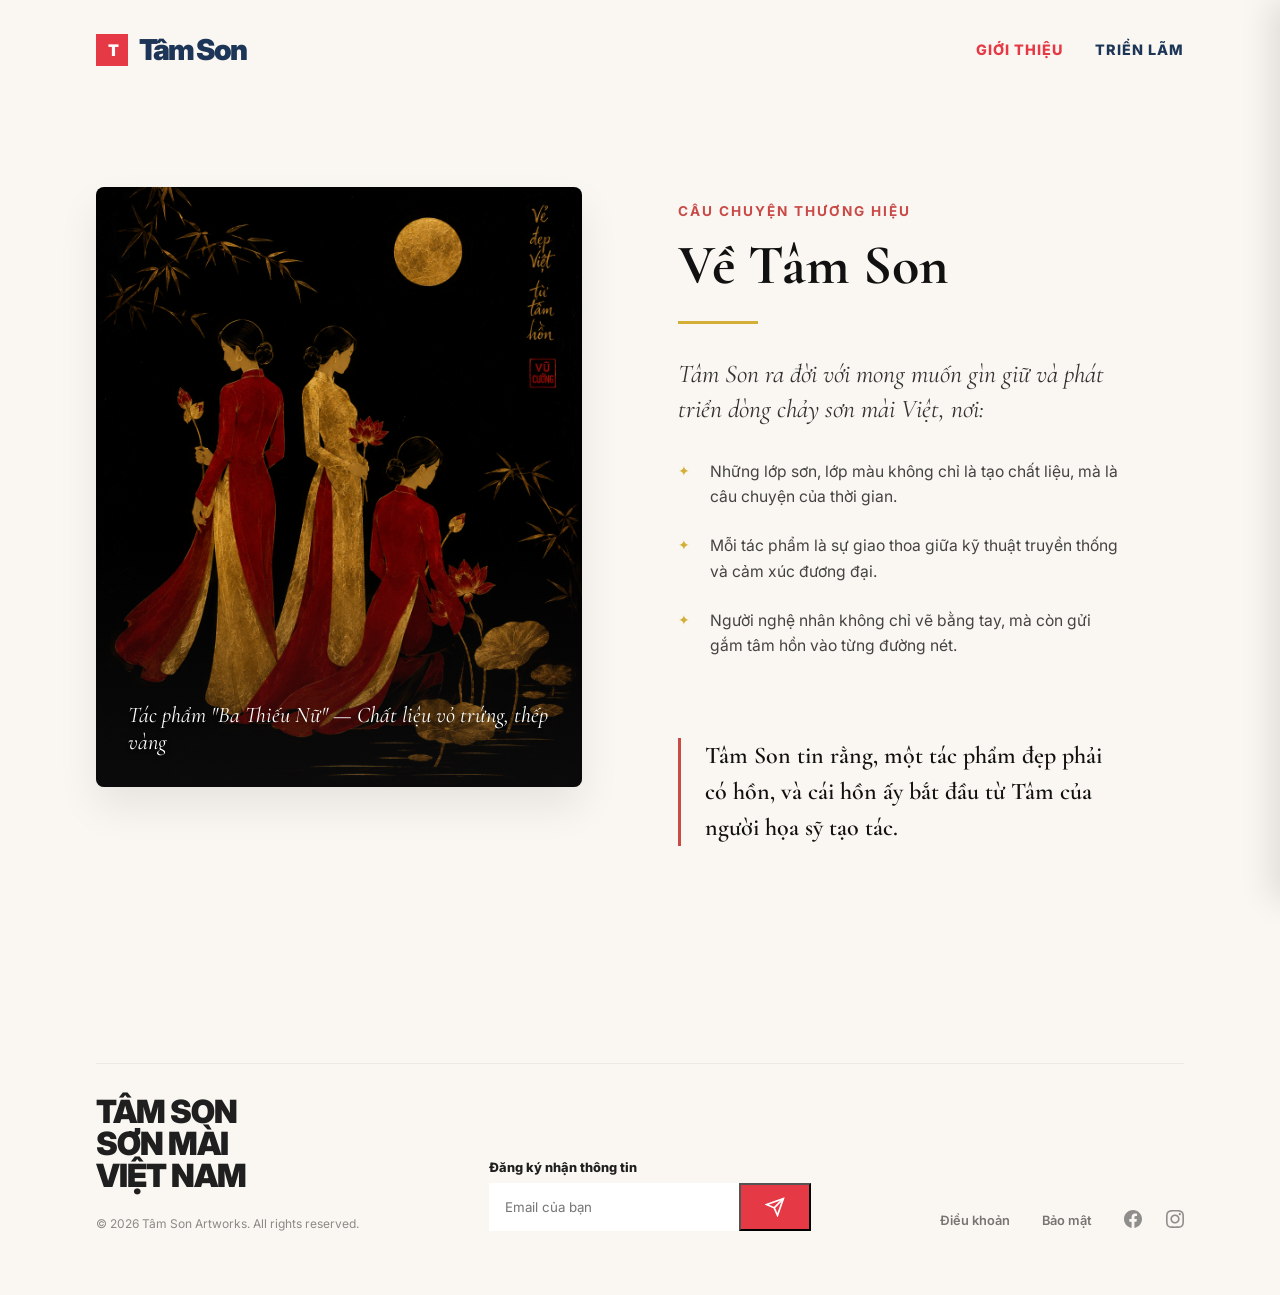
<file: about.html>
<!DOCTYPE html>
<html lang="vi">

<head>
    <meta charset="UTF-8">
    <meta name="viewport" content="width=device-width, initial-scale=1.0">
    
    <!-- SEO Meta Tags -->
    <title>Giới Thiệu | Tâm Son - Nghệ Thuật Sơn Mài Việt Nam</title>
    <meta name="description" content="Tìm hiểu về Tâm Son - Nơi gìn giữ và phát triển dòng chảy nghệ thuật sơn mài truyền thống Việt Nam. Mỗi tác phẩm là sự giao thoa của kỹ thuật và cảm xúc đương đại.">
    <meta name="keywords" content="giới thiệu tâm son, nghệ thuật sơn mài, tranh sơn mài việt nam, sơn ta truyền thống, họa sĩ sơn mài">
    <meta name="author" content="Tâm Son">
    <meta name="robots" content="index, follow">
    
    <!-- Open Graph / Facebook -->
    <meta property="og:type" content="website">
    <meta property="og:title" content="Giới Thiệu | Tâm Son - Nghệ Thuật Sơn Mài Việt Nam">
    <meta property="og:description" content="Tâm Son ra đời với mong muốn gìn giữ và phát triển dòng chảy sơn mài Việt. Nơi mỗi tác phẩm bắt đầu từ Tâm của người họa sỹ tạo tác.">
    <meta property="og:image" content="images/three-ladies.png">
    <meta property="og:url" content="https://tamson.art/about.html">
    <meta property="og:site_name" content="Tâm Son">
    
    <!-- Fonts & Styles -->
    <link rel="preconnect" href="https://fonts.googleapis.com">
    <link rel="preconnect" href="https://fonts.gstatic.com" crossorigin>
    <link href="https://fonts.googleapis.com/css2?family=Cormorant+Garamond:ital,wght@0,400;0,600;0,700;1,400&family=Inter:wght@300;400;600;700&display=swap" rel="stylesheet">
    <link rel="stylesheet" href="style.css">
    
    <style>
        /* ===== About Page Specific Styles ===== */
        .about-body {
            background-color: #FAF7F2;
            color: #1F1F1F;
            overflow: auto;
            height: auto;
            min-height: 100vh;
        }

        .about-container {
            display: flex;
            min-height: calc(100vh - 120px);
            margin-top: var(--spacing-md);
            gap: var(--spacing-2xl);
        }

        /* Left Side: Editorial Art Image */
        .about-media {
            flex: 1.1;
            position: relative;
            border-radius: 8px;
            overflow: hidden;
            height: 600px;
            box-shadow: 0 20px 40px rgba(0, 0, 0, 0.08);
        }

        .about-media img {
            width: 100%;
            height: 100%;
            object-fit: cover;
            transition: transform 10s ease;
        }

        .about-media:hover img {
            transform: scale(1.05);
        }

        .about-media::after {
            content: '';
            position: absolute;
            top: 0;
            left: 0;
            width: 100%;
            height: 100%;
            background: linear-gradient(to bottom, transparent 60%, rgba(26, 26, 26, 0.4));
        }

        .media-caption {
            position: absolute;
            bottom: var(--spacing-lg);
            left: var(--spacing-lg);
            color: white;
            z-index: 2;
            font-family: 'Cormorant Garamond', serif;
            font-size: 1.4rem;
            font-style: italic;
            text-shadow: 0 2px 4px rgba(0, 0, 0, 0.3);
        }

        /* Right Side: Editorial Text Content */
        .about-content {
            flex: 1;
            display: flex;
            flex-direction: column;
            justify-content: flex-start;
            padding-top: var(--spacing-sm);
            padding-right: var(--spacing-xl);
        }

        .about-brand-tag {
            font-family: 'Inter', sans-serif;
            font-size: 0.85rem;
            font-weight: 700;
            text-transform: uppercase;
            color: #C94A47; /* Lacquer Vermilion */
            letter-spacing: 2px;
            margin-bottom: var(--spacing-sm);
            display: block;
        }

        .about-title-main {
            font-family: 'Cormorant Garamond', serif;
            font-size: 3.5rem;
            font-weight: 700;
            color: #111111;
            line-height: 1.1;
            margin-bottom: var(--spacing-md);
        }

        .about-divider {
            width: 80px;
            height: 3px;
            background-color: #D4AF37; /* Lacquer Gold */
            margin-bottom: var(--spacing-lg);
        }

        .about-intro {
            font-family: 'Cormorant Garamond', serif;
            font-size: 1.6rem;
            line-height: 1.4;
            color: #333333;
            margin-bottom: var(--spacing-lg);
            font-style: italic;
        }

        .about-list {
            list-style: none;
            margin-bottom: var(--spacing-xl);
            display: flex;
            flex-direction: column;
            gap: var(--spacing-md);
        }

        .about-list-item {
            position: relative;
            padding-left: var(--spacing-lg);
            font-family: 'Inter', sans-serif;
            font-size: 0.98rem;
            line-height: 1.6;
            color: #444444;
        }

        .about-list-item::before {
            content: '✦';
            position: absolute;
            left: 0;
            color: #D4AF37; /* Lacquer Gold */
            font-size: 0.9rem;
        }

        .about-philosophy {
            font-family: 'Cormorant Garamond', serif;
            font-size: 1.5rem;
            line-height: 1.5;
            color: #111111;
            font-weight: 600;
            border-left: 3px solid #C94A47;
            padding-left: var(--spacing-md);
            margin-top: var(--spacing-sm);
        }

        /* Footer override for about page */
        .about-body .footer {
            margin-top: var(--spacing-2xl);
            border-top: 1px solid rgba(0, 0, 0, 0.05);
            padding-top: var(--spacing-lg);
        }

        /* Responsive Layout */
        @media (max-width: 1024px) {
            .about-container {
                flex-direction: column;
                gap: var(--spacing-xl);
            }
            .about-media {
                height: 400px;
                flex: none;
            }
            .about-content {
                padding-right: 0;
                flex: none;
            }
            .about-title-main {
                font-size: 2.8rem;
            }
        }
    </style>
</head>

<body class="about-body">
    <div class="app-container">
        <!-- Navigation -->
        <nav class="navbar" id="mainNavbar">
            <a href="index.html" class="logo" id="siteLogo">
                <span class="logo-icon"></span>
                <span>Tâm Son</span>
            </a>
            <div class="nav-actions">
                <a href="about.html" class="btn-nav btn-accent" id="btnAbout">Giới Thiệu</a>
                <a href="exhibition.html" class="btn-nav" id="btnExhibition">Triển Lãm</a>
                <div class="menu-trigger" id="btnMenuTrigger" onclick="toggleMobileMenu()">
                    <svg width="32" height="32" viewBox="0 0 24 24" fill="none" stroke="currentColor" stroke-width="2">
                        <line x1="3" y1="12" x2="21" y2="12"></line>
                        <line x1="3" y1="6" x2="21" y2="6"></line>
                        <line x1="3" y1="18" x2="21" y2="18"></line>
                    </svg>
                </div>
            </div>
        </nav>

        <!-- Main Content -->
        <main class="about-container">
            <!-- Left Column: Art Image -->
            <div class="about-media">
                <img src="images/three-ladies.png" alt="Tranh sơn mài Ba Thiếu Nữ - Tâm Son">
                <div class="media-caption">Tác phẩm "Ba Thiếu Nữ" — Chất liệu vỏ trứng, thếp vàng</div>
            </div>

            <!-- Right Column: Story & Philosophy -->
            <div class="about-content">
                <span class="about-brand-tag">Câu Chuyện Thương Hiệu</span>
                <h2 class="about-title-main">Về Tâm Son</h2>
                <div class="about-divider"></div>
                
                <p class="about-intro">
                    Tâm Son ra đời với mong muốn gìn giữ và phát triển dòng chảy sơn mài Việt, nơi:
                </p>
                
                <ul class="about-list">
                    <li class="about-list-item">
                        Những lớp sơn, lớp màu không chỉ là tạo chất liệu, mà là câu chuyện của thời gian.
                    </li>
                    <li class="about-list-item">
                        Mỗi tác phẩm là sự giao thoa giữa kỹ thuật truyền thống và cảm xúc đương đại.
                    </li>
                    <li class="about-list-item">
                        Người nghệ nhân không chỉ vẽ bằng tay, mà còn gửi gắm tâm hồn vào từng đường nét.
                    </li>
                </ul>
                
                <p class="about-philosophy">
                    Tâm Son tin rằng, một tác phẩm đẹp phải có hồn, và cái hồn ấy bắt đầu từ Tâm của người họa sỹ tạo tác.
                </p>
            </div>
        </main>

        <!-- Footer -->
        <footer class="footer" id="mainFooter">
            <div class="footer-left">
                <h2>Tâm Son<br>Sơn Mài<br>Việt Nam</h2>
                <p class="copyright">© 2026 Tâm Son Artworks. All rights reserved.</p>
            </div>

            <div class="newsletter" id="newsletterSection">
                <span>Đăng ký nhận thông tin</span>
                <div class="input-group">
                    <input type="email" id="newsletterEmail" placeholder="Email của bạn">
                    <button class="btn-send" id="btnNewsletterSend" aria-label="Gửi email">
                        <svg width="20" height="20" viewBox="0 0 24 24" fill="none" stroke="currentColor"
                            stroke-width="2">
                            <line x1="22" y1="2" x2="11" y2="13"></line>
                            <polygon points="22 2 15 22 11 13 2 9 22 2"></polygon>
                        </svg>
                    </button>
                </div>
            </div>

            <div class="footer-right">
                <div class="footer-links" id="footerLinks">
                    <a href="#" id="linkTerms">Điều khoản</a>
                    <a href="#" id="linkPrivacy">Bảo mật</a>
                    <div class="social-icons" id="socialIcons">
                        <a href="#" id="linkFacebook" aria-label="Facebook">
                            <svg viewBox="0 0 24 24" fill="currentColor">
                                <path
                                    d="M24 12.073c0-6.627-5.373-12-12-12s-12 5.373-12 12c0 5.99 4.388 10.954 10.125 11.854v-8.385H7.078v-3.47h3.047V9.43c0-3.007 1.792-4.669 4.533-4.669 1.312 0 2.686.235 2.686.235v2.953H15.83c-1.491 0-1.956.925-1.956 1.874v2.25h3.328l-.532 3.47h-2.796v8.385C19.612 23.027 24 18.062 24 12.073z" />
                            </svg>
                        </a>
                        <a href="#" id="linkInstagram" aria-label="Instagram">
                            <svg viewBox="0 0 24 24" fill="currentColor">
                                <path
                                    d="M12 2.163c3.204 0 3.584.012 4.85.07 3.252.148 4.771 1.691 4.919 4.919.058 1.265.069 1.645.069 4.849 0 3.205-.012 3.584-.069 4.849-.149 3.225-1.664 4.771-4.919 4.919-1.266.058-1.644.07-4.85.07-3.204 0-3.584-.012-4.849-.07-3.26-.149-4.771-1.699-4.919-4.92-.058-1.265-.07-1.644-.07-4.849 0-3.204.013-3.583.07-4.849.149-3.227 1.664-4.771 4.919-4.919 1.266-.057 1.645-.069 4.849-.069zm0-2.163c-3.259 0-3.667.014-4.947.072-4.358.2-6.78 2.618-6.98 6.98-.059 1.281-.073 1.689-.073 4.948 0 3.259.014 3.668.072 4.948.2 4.358 2.618 6.78 6.98 6.98 1.281.058 1.689.072 4.948.072 3.259 0 3.668-.014 4.948-.072 4.354-.2 6.782-2.618 6.979-6.98.059-1.28.073-1.689.073-4.948 0-3.259-.014-3.667-.072-4.947-.196-4.354-2.617-6.78-6.979-6.98-1.281-.059-1.69-.073-4.949-.073zm0 5.838c-3.403 0-6.162 2.759-6.162 6.162s2.759 6.163 6.162 6.163 6.162-2.759 6.162-6.163c0-3.403-2.759-6.162-6.162-6.162zm0 10.162c-2.209 0-4-1.79-4-4 0-2.209 1.791-4 4-4s4 1.791 4 4c0 2.21-1.791 4-4 4zm6.406-11.845c-.796 0-1.441.645-1.441 1.44s.645 1.44 1.441 1.44c.795 0 1.439-.645 1.439-1.44s-.644-1.44-1.439-1.44z" />
                            </svg>
                        </a>
                    </div>
                </div>
            </div>
        </footer>
    </div>

    <!-- Mobile Menu Drawer Overlay -->
    <div class="drawer-overlay" id="drawerOverlay" onclick="toggleMobileMenu()"></div>
    
    <!-- Mobile Menu Drawer -->
    <div class="mobile-menu-drawer" id="mobileMenuDrawer">
        <div class="drawer-close" onclick="toggleMobileMenu()">&times;</div>
        <nav class="drawer-nav">
            <a href="index.html" class="drawer-link" onclick="toggleMobileMenu()">Trang Chủ</a>
            <a href="about.html" class="drawer-link" onclick="toggleMobileMenu()">Giới Thiệu</a>
            <a href="exhibition.html" class="drawer-link" onclick="toggleMobileMenu()">Triển Lãm</a>
        </nav>
        <div class="drawer-footer">
            <p>© 2026 Tâm Son</p>
        </div>
    </div>

    <script src="script.js"></script>
</body>

</html>
</file>
<file: style.css>
:root {
    /* Colors - Bold Minimalist Style */
    --color-primary: #E63946;
    /* Vibrant Red Accent */
    --color-bg-primary: #F8F9FA;
    /* Light Grey/White Background */
    --color-bg-secondary: #FFFFFF;

    --color-text-primary: #1D3557;
    /* Deep Navy for text */
    --color-text-secondary: #457B9D;
    --color-text-muted: #A8DADC;

    /* Spacing */
    --spacing-xs: 0.5rem;
    --spacing-sm: 1rem;
    --spacing-md: 1.5rem;
    --spacing-lg: 2rem;
    --spacing-xl: 4rem;
    --spacing-2xl: 6rem;

    /* Typography */
    --font-primary: 'Inter', sans-serif;

    /* Transitions */
    --transition-slow: 0.6s cubic-bezier(0.23, 1, 0.32, 1);
    --transition-base: 0.3s ease;
}

/* ===== Reset & Base ===== */
* {
    margin: 0;
    padding: 0;
    box-sizing: border-box;
}

body {
    font-family: var(--font-primary);
    background-color: var(--color-bg-primary);
    color: var(--color-text-primary);
    overflow: hidden;
    /* Modern app-like feel */
    height: 100vh;
    display: flex;
    flex-direction: column;
}

/* ===== Layout ===== */
.app-container {
    flex: 1;
    display: flex;
    flex-direction: column;
    padding: var(--spacing-lg) var(--spacing-2xl);
    max-width: 1600px;
    margin: 0 auto;
    width: 100%;
    position: relative;
}

/* ===== Header ===== */
.navbar {
    display: flex;
    justify-content: space-between;
    align-items: center;
    margin-bottom: var(--spacing-2xl);
}

.logo {
    font-weight: 900;
    font-size: 1.8rem;
    color: var(--color-text-primary);
    display: flex;
    align-items: center;
    gap: 0.2rem;
    letter-spacing: -2px;
    text-decoration: none;
}

.logo-icon {
    width: 32px;
    height: 32px;
    background: var(--color-primary);
    display: flex;
    align-items: center;
    justify-content: center;
    color: white;
    font-size: 1rem;
    font-weight: 900;
    margin-right: 0.5rem;
}

.logo-icon::before {
    content: 'T';
}

.nav-actions {
    display: flex;
    align-items: center;
    gap: var(--spacing-lg);
}

.btn-nav {
    font-weight: 800;
    font-size: 0.9rem;
    text-transform: uppercase;
    color: var(--color-text-primary);
    text-decoration: none;
    letter-spacing: 1px;
    transition: color 0.2s ease;
}

.btn-nav:hover {
    color: var(--color-primary);
}

.btn-nav.btn-accent {
    color: var(--color-primary);
}

.btn-nav.btn-accent:hover {
    color: var(--color-text-primary);
}

.menu-trigger {
    cursor: pointer;
}

/* ===== Main Slider Area ===== */
.slider-container {
    flex: 1;
    position: relative;
    overflow-x: auto;
    overflow-y: visible;
    scrollbar-width: none; /* Firefox */
    -ms-overflow-style: none;  /* IE and Edge */
    width: 100%;
    display: flex;
    align-items: center;
}

.slider-container::-webkit-scrollbar {
    display: none; /* Chrome, Safari, Opera */
}

.slider-wrapper {
    display: flex;
    gap: var(--spacing-lg);
    align-items: center;
    min-width: max-content;
    padding: 2rem; /* Small padding to prevent cards clipping at edges */
}

.artwork-card {
    position: relative;
    min-width: 300px;
    flex-shrink: 0;
    height: 450px;
    border-radius: 4px;
    overflow: hidden;
    transition: var(--transition-slow);
    cursor: pointer;
    filter: brightness(0.85);
}

.artwork-card.active {
    min-width: 450px;
    height: 450px;
    z-index: 10;
    box-shadow: 0 20px 40px rgba(0, 0, 0, 0.1);
    filter: brightness(1);
    transform: none;
}

.artwork-card img {
    width: 100%;
    height: 100%;
    object-fit: cover;
}

.artwork-content {
    position: absolute;
    bottom: 0;
    left: 0;
    width: 100%;
    padding: var(--spacing-lg);
    background: linear-gradient(transparent, rgba(0, 0, 0, 0.8));
    color: white;
    opacity: 0;
    transition: var(--transition-base);
    display: flex;
    flex-direction: column;
    align-items: flex-start;
}

.artwork-card.active .artwork-content {
    opacity: 1;
}

.brand-tag {
    font-size: 0.7rem;
    font-weight: 900;
    text-transform: uppercase;
    display: block;
    margin-bottom: 0.5rem;
}

.artwork-title {
    font-size: 2.5rem;
    font-weight: 800;
    line-height: 1;
    margin-bottom: 0.5rem;
}

.artwork-subtitle {
    font-size: 0.9rem;
    opacity: 0.7;
}

/* ===== Slider Controls ===== */
.slider-info {
    position: absolute;
    bottom: 220px;
    /* Positioned relative to app-container bottom */
    right: var(--spacing-2xl);
    display: flex;
    align-items: center;
    gap: var(--spacing-lg);
    z-index: 20;
}

.progress-bar-container {
    width: 200px;
    height: 2px;
    background: rgba(0, 0, 0, 0.1);
    position: relative;
}

.progress-bar {
    position: absolute;
    left: 0;
    top: 0;
    height: 100%;
    background: var(--color-primary);
    width: 50%;
}

.counter {
    display: flex;
    align-items: center;
    gap: 1.5rem;
    font-weight: 800;
}

.current-num {
    font-size: 3rem;
    line-height: 1;
    color: var(--color-text-primary);
    min-width: 3.5rem;
}

.numbers-list {
    display: flex;
    gap: 0.8rem;
}

.numbers-list span {
    font-size: 1rem;
    opacity: 0.2;
    transition: var(--transition-base);
    cursor: pointer;
}

.numbers-list span.active {
    opacity: 1;
    color: var(--color-text-primary);
}

/* ===== Footer ===== */
.footer {
    display: flex;
    justify-content: space-between;
    align-items: flex-end;
    margin-top: var(--spacing-xl);
    padding-bottom: var(--spacing-lg);
}

.footer-left h2 {
    font-size: 2rem;
    font-weight: 900;
    line-height: 1;
    margin-bottom: 1.5rem;
    text-transform: uppercase;
    letter-spacing: -1px;
}

.copyright {
    font-size: 0.75rem;
    opacity: 0.5;
}

.newsletter {
    display: flex;
    flex-direction: column;
    gap: 0.5rem;
}

.newsletter span {
    font-weight: 800;
    font-size: 0.8rem;
}

.input-group {
    display: flex;
}

.input-group input {
    padding: 1rem;
    border: none;
    background: white;
    width: 250px;
    font-family: inherit;
}

.btn-send {
    background: var(--color-primary);
    color: white;
    padding: 0 1.5rem;
    display: flex;
    align-items: center;
    justify-content: center;
}

.footer-links {
    display: flex;
    gap: var(--spacing-lg);
    align-items: center;
}

.footer-links a {
    font-size: 0.8rem;
    font-weight: 600;
    text-decoration: none;
    color: inherit;
    opacity: 0.6;
}

.social-icons {
    display: flex;
    gap: var(--spacing-md);
}

.social-icons svg {
    width: 18px;
    height: 18px;
    opacity: 0.8;
}

/* ===== Responsive ===== */
@media (max-width: 1024px) {
    .app-container {
        padding: var(--spacing-lg);
    }

    .hero-title {
        font-size: 1.5rem;
    }

    .artwork-card.active {
        min-width: 350px;
    }
}

/* ===== SEO Helper ===== */
.sr-only {
    position: absolute;
    width: 1px;
    height: 1px;
    padding: 0;
    margin: -1px;
    overflow: hidden;
    clip: rect(0, 0, 0, 0);
    white-space: nowrap;
    border: 0;
}

/* ===== Detail Modal ===== */
.detail-modal {
    position: fixed;
    top: 0;
    left: 0;
    width: 100%;
    height: 100%;
    background-color: rgba(29, 53, 87, 0.6); /* Deep Navy with opacity */
    backdrop-filter: blur(10px);
    z-index: 1000;
    display: flex;
    align-items: center;
    justify-content: center;
    opacity: 0;
    pointer-events: none;
    transition: opacity 0.4s ease;
}

.detail-modal.active {
    opacity: 1;
    pointer-events: auto;
}

.modal-content {
    background: var(--color-bg-secondary);
    width: 90%;
    max-width: 900px;
    border-radius: 12px;
    overflow: hidden;
    position: relative;
    box-shadow: 0 25px 50px -12px rgba(0, 0, 0, 0.25);
    transform: scale(0.9);
    transition: transform 0.4s cubic-bezier(0.34, 1.56, 0.64, 1);
}

.detail-modal.active .modal-content {
    transform: scale(1);
}

.close-button {
    position: absolute;
    top: 1.5rem;
    right: 1.5rem;
    font-size: 2rem;
    font-weight: 700;
    color: var(--color-text-primary);
    cursor: pointer;
    z-index: 10;
    transition: color 0.2s ease, transform 0.2s ease;
    line-height: 1;
    width: 40px;
    height: 40px;
    display: flex;
    align-items: center;
    justify-content: center;
    background: rgba(0, 0, 0, 0.05);
    border-radius: 50%;
}

.close-button:hover {
    color: var(--color-primary);
    transform: rotate(90deg);
    background: rgba(0, 0, 0, 0.1);
}

.modal-body {
    display: flex;
    height: 550px;
}

.modal-image-container {
    flex: 1.2;
    background: #000;
    position: relative;
    overflow: hidden;
}

.modal-image-container img {
    width: 100%;
    height: 100%;
    object-fit: cover;
}

.modal-info-container {
    flex: 1;
    padding: var(--spacing-xl) var(--spacing-lg);
    display: flex;
    flex-direction: column;
    justify-content: center;
    background: var(--color-bg-secondary);
}

.modal-tags {
    font-size: 0.8rem;
    font-weight: 800;
    color: var(--color-primary);
    margin-bottom: 0.5rem;
    display: block;
}

.modal-title {
    font-size: 2.2rem;
    font-weight: 900;
    color: var(--color-text-primary);
    line-height: 1.1;
    margin-bottom: var(--spacing-sm);
}

.modal-divider {
    width: 60px;
    height: 4px;
    background: var(--color-primary);
    margin-bottom: var(--spacing-md);
    border-radius: 2px;
}

.modal-description {
    font-size: 0.95rem;
    line-height: 1.6;
    color: var(--color-text-secondary);
    margin-bottom: var(--spacing-lg);
}

.modal-details-meta {
    margin-bottom: var(--spacing-xl);
    display: flex;
    flex-direction: column;
    gap: 0.5rem;
}

.meta-item {
    display: flex;
    gap: 0.5rem;
    font-size: 0.9rem;
}

.meta-label {
    font-weight: 700;
    color: var(--color-text-primary);
}

.meta-value {
    color: var(--color-text-secondary);
}

.modal-actions {
    margin-top: auto;
}

.btn-modal-action {
    display: inline-block;
    background: var(--color-text-primary);
    color: white;
    padding: 1rem 2rem;
    border-radius: 4px;
    text-decoration: none;
    font-weight: 700;
    text-transform: uppercase;
    font-size: 0.85rem;
    letter-spacing: 1px;
    transition: background 0.2s ease, transform 0.2s ease;
    text-align: center;
    width: 100%;
}

.btn-modal-action:hover {
    background: var(--color-primary);
    transform: translateY(-2px);
}

/* ===== Details Button on Cards ===== */
.btn-details {
    margin-top: 1rem;
    background: transparent;
    border: 1px solid rgba(255, 255, 255, 0.4);
    color: white;
    padding: 0.6rem 1.2rem;
    font-family: inherit;
    font-size: 0.8rem;
    font-weight: 700;
    text-transform: uppercase;
    letter-spacing: 1px;
    cursor: pointer;
    transition: all 0.3s ease;
    display: inline-flex;
    align-items: center;
    gap: 0.5rem;
    border-radius: 2px;
}

.btn-details:hover {
    background: white;
    color: var(--color-text-primary);
    border-color: white;
    box-shadow: 0 4px 12px rgba(255, 255, 255, 0.15);
}

/* Responsive Modal */
@media (max-width: 768px) {
    .modal-body {
        flex-direction: column;
        height: auto;
        max-height: 85vh;
        overflow-y: auto;
    }
    
    .modal-image-container {
        height: 250px;
        flex: none;
    }
    
    .modal-info-container {
        padding: var(--spacing-lg);
    }
}

/* ===== Desktop Navigation Adjustments ===== */
.menu-trigger {
    display: none; /* Hide on desktop by default */
    cursor: pointer;
}

/* ===== Mobile Menu Drawer ===== */
.drawer-overlay {
    position: fixed;
    top: 0;
    left: 0;
    width: 100%;
    height: 100%;
    background: rgba(29, 53, 87, 0.4);
    backdrop-filter: blur(4px);
    z-index: 999;
    opacity: 0;
    pointer-events: none;
    transition: opacity 0.3s ease;
}

.drawer-overlay.active {
    opacity: 1;
    pointer-events: auto;
}

.mobile-menu-drawer {
    position: fixed;
    top: 0;
    right: -300px;
    width: 300px;
    height: 100%;
    background: var(--color-bg-secondary);
    z-index: 1000;
    box-shadow: -10px 0 30px rgba(0, 0, 0, 0.1);
    display: flex;
    flex-direction: column;
    padding: 3rem 2rem;
    transition: right 0.4s cubic-bezier(0.16, 1, 0.3, 1);
}

.mobile-menu-drawer.active {
    right: 0;
}

.drawer-close {
    align-self: flex-end;
    font-size: 2.5rem;
    font-weight: 200;
    cursor: pointer;
    line-height: 1;
    margin-bottom: 3rem;
    color: var(--color-text-primary);
    transition: color 0.2s ease;
}

.drawer-close:hover {
    color: var(--color-primary);
}

.drawer-nav {
    display: flex;
    flex-direction: column;
    gap: 1.5rem;
}

.drawer-link {
    font-size: 1.5rem;
    font-weight: 700;
    color: var(--color-text-primary);
    text-decoration: none;
    text-transform: uppercase;
    letter-spacing: 1px;
    transition: color 0.2s ease;
}

.drawer-link:hover {
    color: var(--color-primary);
}

.drawer-footer {
    margin-top: auto;
    font-size: 0.8rem;
    opacity: 0.5;
    font-weight: 700;
}

/* ===== Responsive Mobile Adjustments ===== */
@media (max-width: 768px) {
    .navbar {
        margin-bottom: var(--spacing-xl);
    }
    
    .logo {
        font-size: 1.4rem;
    }
    
    .logo-icon {
        width: 28px;
        height: 28px;
        font-size: 0.9rem;
    }
    
    .btn-nav {
        display: none; /* Hide desktop links */
    }
    
    .menu-trigger {
        display: block; /* Show hamburger menu */
    }
    
    /* Footer Mobile Responsiveness */
    .footer {
        flex-direction: column;
        align-items: flex-start;
        gap: var(--spacing-xl);
        margin-top: var(--spacing-2xl);
        padding-bottom: var(--spacing-xl);
    }
    
    .footer-left h2 {
        font-size: 1.8rem;
        margin-bottom: 1rem;
    }
    
    .newsletter {
        width: 100%;
    }
    
    .input-group {
        width: 100%;
    }
    
    .input-group input {
        flex: 1;
        width: auto;
    }
    
    .footer-right {
        width: 100%;
    }
    
    .footer-links {
        width: 100%;
        flex-wrap: wrap;
        justify-content: space-between;
        gap: var(--spacing-md);
    }
    
    .social-icons {
        margin-left: auto;
    }
}
</file>
